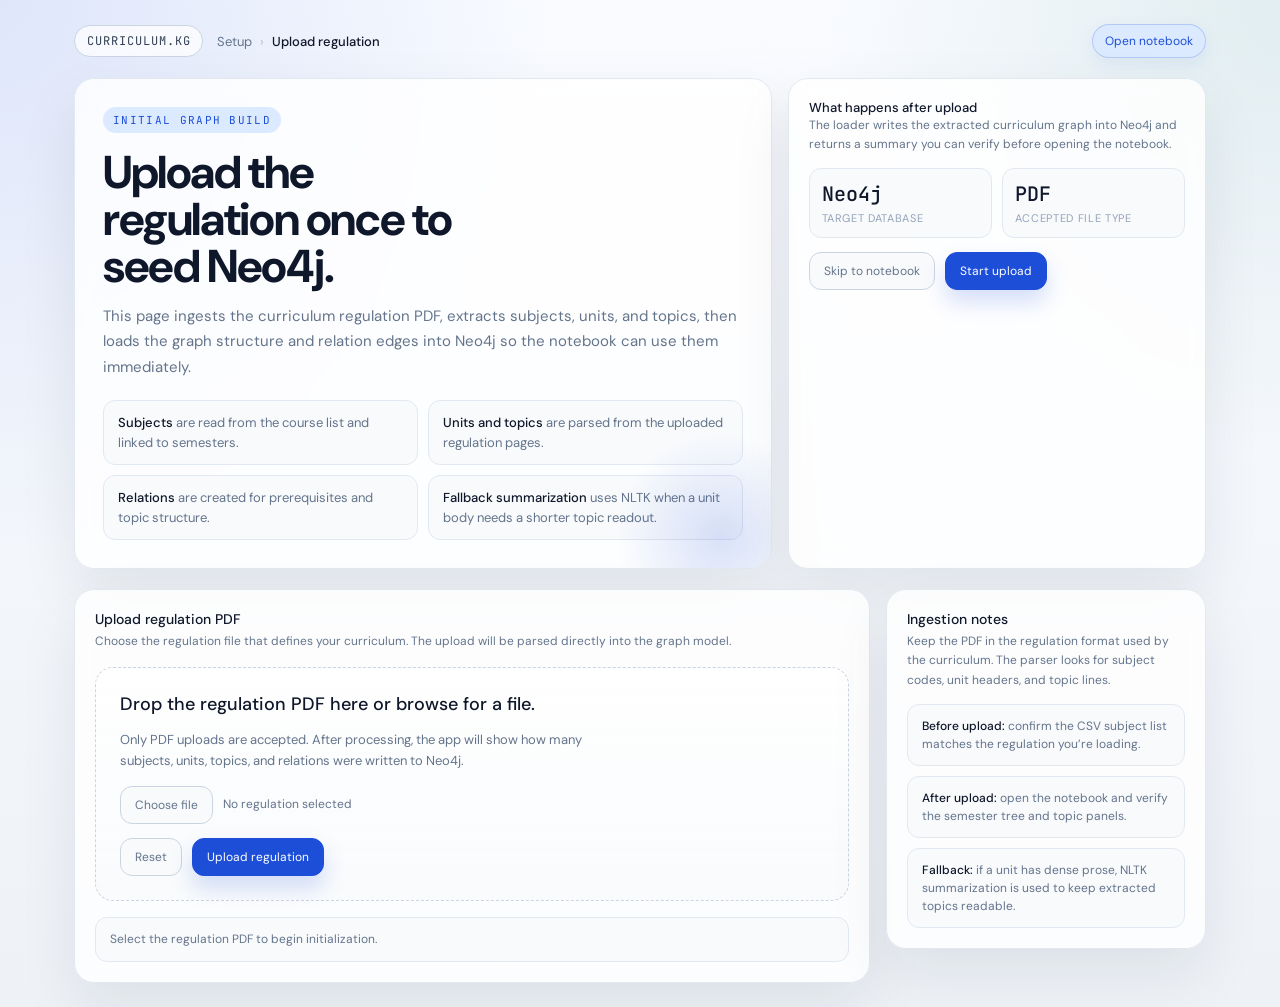
<file: regulation_upload.html>
<!doctype html>
<html lang="en">
<head>
  <meta charset="utf-8">
  <meta name="viewport" content="width=device-width, initial-scale=1">
  <title>Curriculum Notebook - Upload Regulation</title>
  <link rel="preconnect" href="https://fonts.googleapis.com">
  <link rel="preconnect" href="https://fonts.gstatic.com" crossorigin>
  <link href="https://fonts.googleapis.com/css2?family=DM+Sans:wght@300;400;500;700&family=JetBrains+Mono:wght@400;500&display=swap" rel="stylesheet">
  <style>
    *{box-sizing:border-box;margin:0;padding:0}
    :root{
      --sans:'DM Sans',sans-serif;
      --mono:'JetBrains Mono',monospace;
      --bg:#eef2f7;
      --panel:#ffffff;
      --panel-soft:#f8fafc;
      --panel-accent:#eef6ff;
      --text:#0f172a;
      --muted:#64748b;
      --muted-2:#94a3b8;
      --line:#e2e8f0;
      --line-strong:#cbd5e1;
      --brand:#1d4ed8;
      --brand-soft:#dbeafe;
      --success:#0f766e;
      --success-soft:rgba(29,158,117,.10);
      --danger:#c2410c;
      --danger-soft:rgba(194,65,12,.10);
      --radius-lg:20px;
      --radius-md:12px;
      --shadow:0 24px 60px rgba(15,23,42,.08);
    }
    body{
      font-family:var(--sans);
      color:var(--text);
      min-height:100vh;
      background:
        radial-gradient(circle at top left, rgba(29,78,216,.12), transparent 34%),
        radial-gradient(circle at top right, rgba(15,118,110,.10), transparent 28%),
        linear-gradient(180deg, #f9fbff 0%, var(--bg) 100%);
    }
    .app{
      min-height:100vh;
      max-width:1180px;
      margin:0 auto;
      padding:24px;
      display:flex;
      flex-direction:column;
      gap:20px;
    }
    .top-bar{
      display:flex;
      align-items:center;
      gap:14px;
      flex-wrap:wrap;
    }
    .logo{
      font-family:var(--mono);
      font-size:12px;
      letter-spacing:.08em;
      text-transform:uppercase;
      color:#334155;
      border:1px solid var(--line-strong);
      background:rgba(255,255,255,.72);
      backdrop-filter:blur(8px);
      padding:7px 12px;
      border-radius:999px;
    }
    .breadcrumb{
      display:flex;
      align-items:center;
      gap:8px;
      font-size:13px;
      color:var(--muted);
      flex-wrap:wrap;
    }
    .breadcrumb .current{
      color:var(--text);
      font-weight:500;
    }
    .breadcrumb .sep{opacity:.4}
    .topbar-action{
      margin-left:auto;
      font-size:12px;
      border:1px solid rgba(29,78,216,.20);
      background:var(--brand-soft);
      color:var(--brand);
      border-radius:999px;
      padding:8px 12px;
      text-decoration:none;
      display:inline-flex;
      align-items:center;
      justify-content:center;
      box-shadow:0 6px 18px rgba(29,78,216,.08);
    }
    .hero{
      display:grid;
      grid-template-columns:minmax(0,1.25fr) minmax(260px,.75fr);
      gap:16px;
      align-items:stretch;
    }
    .hero-card,.panel{
      background:rgba(255,255,255,.82);
      backdrop-filter:blur(10px);
      border:1px solid var(--line);
      border-radius:var(--radius-lg);
      box-shadow:var(--shadow);
    }
    .hero-card{
      padding:28px;
      position:relative;
      overflow:hidden;
    }
    .hero-card::after{
      content:'';
      position:absolute;
      inset:auto -60px -80px auto;
      width:220px;
      height:220px;
      border-radius:50%;
      background:radial-gradient(circle, rgba(29,78,216,.16), transparent 68%);
      pointer-events:none;
    }
    .eyebrow{
      display:inline-flex;
      align-items:center;
      gap:8px;
      font-family:var(--mono);
      font-size:11px;
      text-transform:uppercase;
      letter-spacing:.12em;
      color:var(--brand);
      background:var(--brand-soft);
      border-radius:999px;
      padding:6px 10px;
      margin-bottom:16px;
    }
    h1{
      font-size:clamp(28px,4vw,46px);
      line-height:1.02;
      letter-spacing:-.03em;
      max-width:12ch;
    }
    .hero-copy{
      margin-top:14px;
      font-size:15px;
      line-height:1.7;
      color:var(--muted);
      max-width:64ch;
    }
    .hero-points{
      margin-top:20px;
      display:grid;
      grid-template-columns:repeat(2,minmax(0,1fr));
      gap:10px;
      max-width:720px;
    }
    .point{
      background:rgba(248,250,252,.92);
      border:1px solid var(--line);
      border-radius:var(--radius-md);
      padding:12px 14px;
      font-size:13px;
      color:var(--muted);
      line-height:1.5;
    }
    .point strong{color:var(--text);font-weight:500}
    .status-card{
      padding:20px;
      display:flex;
      flex-direction:column;
      gap:14px;
    }
    .status-title{
      font-size:13px;
      font-weight:500;
      color:var(--text);
    }
    .status-sub{
      font-size:12px;
      line-height:1.6;
      color:var(--muted);
    }
    .stat-grid{
      display:grid;
      grid-template-columns:repeat(2,minmax(0,1fr));
      gap:10px;
    }
    .stat{
      padding:12px;
      border-radius:var(--radius-md);
      background:var(--panel-soft);
      border:1px solid var(--line);
    }
    .stat-value{
      font-family:var(--mono);
      font-size:20px;
      font-weight:500;
      color:var(--text);
    }
    .stat-label{
      margin-top:4px;
      font-size:11px;
      color:var(--muted-2);
      text-transform:uppercase;
      letter-spacing:.06em;
    }
    .content-grid{
      display:grid;
      grid-template-columns:minmax(0,1fr) 320px;
      gap:16px;
      align-items:start;
      flex:1;
      min-height:0;
    }
    .panel{
      padding:20px;
    }
    .upload-panel{display:flex;flex-direction:column;gap:16px}
    .panel-title{font-size:14px;font-weight:500;color:var(--text)}
    .panel-sub{font-size:12px;color:var(--muted);line-height:1.6;margin-top:4px}
    .dropzone{
      border:1.5px dashed var(--line-strong);
      border-radius:18px;
      background:linear-gradient(180deg, rgba(255,255,255,.95), rgba(248,250,252,.9));
      padding:24px;
      display:flex;
      flex-direction:column;
      gap:14px;
      align-items:flex-start;
      transition:border-color .15s ease, transform .15s ease, background .15s ease;
    }
    .dropzone.dragover{
      border-color:var(--brand);
      background:rgba(219,234,254,.65);
      transform:translateY(-1px);
    }
    .drop-title{
      font-size:18px;
      font-weight:500;
      color:var(--text);
    }
    .drop-sub{
      font-size:13px;
      color:var(--muted);
      line-height:1.6;
      max-width:56ch;
    }
    .upload-row{
      display:flex;
      flex-wrap:wrap;
      gap:10px;
      align-items:center;
    }
    .btn{
      border-radius:12px;
      border:1px solid var(--line-strong);
      background:var(--panel);
      color:var(--text);
      font-family:var(--sans);
      font-size:12px;
      padding:10px 14px;
      cursor:pointer;
      display:inline-flex;
      align-items:center;
      justify-content:center;
      text-decoration:none;
    }
    .btn.primary{
      background:var(--brand);
      color:#fff;
      border-color:var(--brand);
      box-shadow:0 12px 22px rgba(29,78,216,.18);
    }
    .btn.secondary{background:var(--panel-soft);color:var(--muted)}
    .btn:disabled{opacity:.55;cursor:not-allowed;box-shadow:none}
    .file-name{font-size:12px;color:var(--muted);min-height:18px}
    .status-box{
      font-size:12px;
      line-height:1.6;
      border-radius:var(--radius-md);
      padding:12px 14px;
      border:1px solid var(--line);
      background:var(--panel-soft);
      color:var(--muted);
    }
    .status-box.ok{color:var(--success);background:var(--success-soft);border-color:rgba(29,158,117,.24)}
    .status-box.bad{color:var(--danger);background:var(--danger-soft);border-color:rgba(194,65,12,.24)}
    .summary{
      display:none;
      flex-direction:column;
      gap:10px;
      border-radius:18px;
      padding:16px;
      background:rgba(15,118,110,.08);
      border:1px solid rgba(15,118,110,.16);
    }
    .summary.visible{display:flex}
    .summary-title{font-size:13px;font-weight:500;color:var(--text)}
    .summary-grid{display:grid;grid-template-columns:repeat(2,minmax(0,1fr));gap:10px}
    .summary-item{padding:10px 12px;border-radius:12px;background:rgba(255,255,255,.8);border:1px solid rgba(15,118,110,.12)}
    .summary-value{font-family:var(--mono);font-size:18px;font-weight:500;color:var(--text)}
    .summary-label{font-size:11px;color:var(--muted-2);text-transform:uppercase;letter-spacing:.06em;margin-top:3px}
    .side-panel{display:flex;flex-direction:column;gap:14px}
    .side-list{display:flex;flex-direction:column;gap:10px}
    .side-item{padding:12px 14px;border-radius:var(--radius-md);background:var(--panel-soft);border:1px solid var(--line);font-size:12px;color:var(--muted);line-height:1.5}
    .side-item strong{color:var(--text);font-weight:500}
    .actions{display:flex;flex-wrap:wrap;gap:10px}
    .hidden{display:none!important}
    input[type="file"]{display:none}
    @media (max-width: 980px){
      .hero,.content-grid{grid-template-columns:1fr}
      .topbar-action{margin-left:0}
    }
    @media (max-width: 640px){
      .app{padding:16px}
      .hero-card,.panel{padding:18px}
      .hero-points,.summary-grid,.stat-grid{grid-template-columns:1fr}
      h1{max-width:none}
    }
  </style>
</head>
<body>
  <div class="app">
    <div class="top-bar">
      <div class="logo">curriculum.kg</div>
      <div class="breadcrumb">
        <span>Setup</span>
        <span class="sep">›</span>
        <span class="current">Upload regulation</span>
      </div>
      <a class="topbar-action" href="/app">Open notebook</a>
    </div>

    <section class="hero">
      <div class="hero-card">
        <div class="eyebrow">Initial graph build</div>
        <h1>Upload the regulation once to seed Neo4j.</h1>
        <p class="hero-copy">This page ingests the curriculum regulation PDF, extracts subjects, units, and topics, then loads the graph structure and relation edges into Neo4j so the notebook can use them immediately.</p>
        <div class="hero-points">
          <div class="point"><strong>Subjects</strong> are read from the course list and linked to semesters.</div>
          <div class="point"><strong>Units and topics</strong> are parsed from the uploaded regulation pages.</div>
          <div class="point"><strong>Relations</strong> are created for prerequisites and topic structure.</div>
          <div class="point"><strong>Fallback summarization</strong> uses NLTK when a unit body needs a shorter topic readout.</div>
        </div>
      </div>

      <aside class="panel status-card">
        <div>
          <div class="status-title">What happens after upload</div>
          <div class="status-sub">The loader writes the extracted curriculum graph into Neo4j and returns a summary you can verify before opening the notebook.</div>
        </div>
        <div class="stat-grid">
          <div class="stat"><div class="stat-value">Neo4j</div><div class="stat-label">Target database</div></div>
          <div class="stat"><div class="stat-value">PDF</div><div class="stat-label">Accepted file type</div></div>
        </div>
        <div class="actions">
          <a class="btn secondary" href="/app">Skip to notebook</a>
          <a class="btn primary" href="#upload-panel">Start upload</a>
        </div>
      </aside>
    </section>

    <section class="content-grid">
      <div class="panel upload-panel" id="upload-panel">
        <div>
          <div class="panel-title">Upload regulation PDF</div>
          <div class="panel-sub">Choose the regulation file that defines your curriculum. The upload will be parsed directly into the graph model.</div>
        </div>

        <div class="dropzone" id="dropzone">
          <div class="drop-title">Drop the regulation PDF here or browse for a file.</div>
          <div class="drop-sub">Only PDF uploads are accepted. After processing, the app will show how many subjects, units, topics, and relations were written to Neo4j.</div>
          <div class="upload-row">
            <button type="button" class="btn secondary" id="choose-btn">Choose file</button>
            <input id="file-input" type="file" accept=".pdf">
            <div class="file-name" id="file-name">No regulation selected</div>
          </div>
          <div class="upload-row">
            <button type="button" class="btn secondary" id="clear-btn">Reset</button>
            <button type="button" class="btn primary" id="upload-btn">Upload regulation</button>
          </div>
        </div>

        <div class="status-box" id="status-box">Select the regulation PDF to begin initialization.</div>

        <div class="summary" id="summary-box">
          <div class="summary-title">Load summary</div>
          <div class="summary-grid" id="summary-grid"></div>
          <div class="actions">
            <a class="btn secondary" href="/app">Open notebook</a>
            <a class="btn primary hidden" id="go-home-btn" href="/app">Continue</a>
          </div>
        </div>
      </div>

      <aside class="panel side-panel">
        <div>
          <div class="panel-title">Ingestion notes</div>
          <div class="panel-sub">Keep the PDF in the regulation format used by the curriculum. The parser looks for subject codes, unit headers, and topic lines.</div>
        </div>
        <div class="side-list">
          <div class="side-item"><strong>Before upload:</strong> confirm the CSV subject list matches the regulation you’re loading.</div>
          <div class="side-item"><strong>After upload:</strong> open the notebook and verify the semester tree and topic panels.</div>
          <div class="side-item"><strong>Fallback:</strong> if a unit has dense prose, NLTK summarization is used to keep extracted topics readable.</div>
        </div>
      </aside>
    </section>
  </div>

  <script>
    const apiBase = location.protocol === 'file:' ? 'http://127.0.0.1:8000' : '';
    const dropzone = document.getElementById('dropzone');
    const fileInput = document.getElementById('file-input');
    const chooseBtn = document.getElementById('choose-btn');
    const clearBtn = document.getElementById('clear-btn');
    const uploadBtn = document.getElementById('upload-btn');
    const fileName = document.getElementById('file-name');
    const statusBox = document.getElementById('status-box');
    const summaryBox = document.getElementById('summary-box');
    const summaryGrid = document.getElementById('summary-grid');
    const goHomeBtn = document.getElementById('go-home-btn');
    let nextRoute = '/app';

    function escapeHtml(value) {
      return String(value)
        .replaceAll('&', '&amp;')
        .replaceAll('<', '&lt;')
        .replaceAll('>', '&gt;')
        .replaceAll('"', '&quot;')
        .replaceAll("'", '&#39;');
    }

    function setStatus(message, kind = '') {
      statusBox.textContent = message;
      statusBox.className = `status-box${kind ? ` ${kind}` : ''}`;
    }

    function setSummaryVisible(visible) {
      summaryBox.classList.toggle('visible', visible);
      goHomeBtn.classList.toggle('hidden', !visible);
    }

    goHomeBtn.addEventListener('click', (event) => {
      event.preventDefault();
      window.location.href = nextRoute;
    });

    function renderSummary(summary) {
      const entries = [
        ['subjects', summary.subjects ?? summary.subjects_loaded ?? 0],
        ['prerequisites', summary.prerequisites ?? summary.prerequisites_loaded ?? 0],
        ['topic subjects', summary.topic_subjects ?? 0],
        ['units', summary.units_loaded ?? 0],
        ['topics', summary.topics_loaded ?? 0],
        ['related edges', summary.related_loaded ?? 0],
      ];

      summaryGrid.innerHTML = entries
        .map(([label, value]) => `
          <div class="summary-item">
            <div class="summary-value">${escapeHtml(value)}</div>
            <div class="summary-label">${escapeHtml(label)}</div>
          </div>
        `)
        .join('');
    }

    function syncFileName() {
      const file = fileInput.files && fileInput.files[0];
      fileName.textContent = file ? file.name : 'No regulation selected';
    }

    function resetForm() {
      fileInput.value = '';
      syncFileName();
      setSummaryVisible(false);
      setStatus('Select the regulation PDF to begin initialization.');
    }

    async function uploadRegulation() {
      const file = fileInput.files && fileInput.files[0];
      if (!file) {
        setStatus('Choose a regulation PDF before uploading.', 'bad');
        return;
      }

      const formData = new FormData();
      formData.append('file', file);

      uploadBtn.disabled = true;
      chooseBtn.disabled = true;
      clearBtn.disabled = true;
      setSummaryVisible(false);
      setStatus(`Uploading ${file.name}...`);

      try {
        const response = await fetch(`${apiBase}/ingest/regulation`, {
          method: 'POST',
          body: formData,
        });

        const payload = await response.json();
        if (!response.ok) {
          throw new Error(payload.detail || 'Failed to upload regulation.');
        }

        renderSummary(payload.summary || {});
        setSummaryVisible(true);
        nextRoute = payload.next || '/app';
        goHomeBtn.href = nextRoute;
        setStatus(`Regulation uploaded successfully from ${payload.file}.`, 'ok');
      } catch (error) {
        setStatus(error.message, 'bad');
      } finally {
        uploadBtn.disabled = false;
        chooseBtn.disabled = false;
        clearBtn.disabled = false;
      }
    }

    chooseBtn.addEventListener('click', () => fileInput.click());
    fileInput.addEventListener('change', syncFileName);
    clearBtn.addEventListener('click', resetForm);
    uploadBtn.addEventListener('click', uploadRegulation);

    dropzone.addEventListener('dragover', (event) => {
      event.preventDefault();
      dropzone.classList.add('dragover');
    });

    dropzone.addEventListener('dragleave', () => {
      dropzone.classList.remove('dragover');
    });

    dropzone.addEventListener('drop', (event) => {
      event.preventDefault();
      dropzone.classList.remove('dragover');
      const file = event.dataTransfer.files && event.dataTransfer.files[0];
      if (!file) {
        return;
      }
      const transfer = new DataTransfer();
      transfer.items.add(file);
      fileInput.files = transfer.files;
      syncFileName();
      setStatus(`Ready to upload ${file.name}.`);
    });

    resetForm();
  </script>
</body>
</html>
</file>
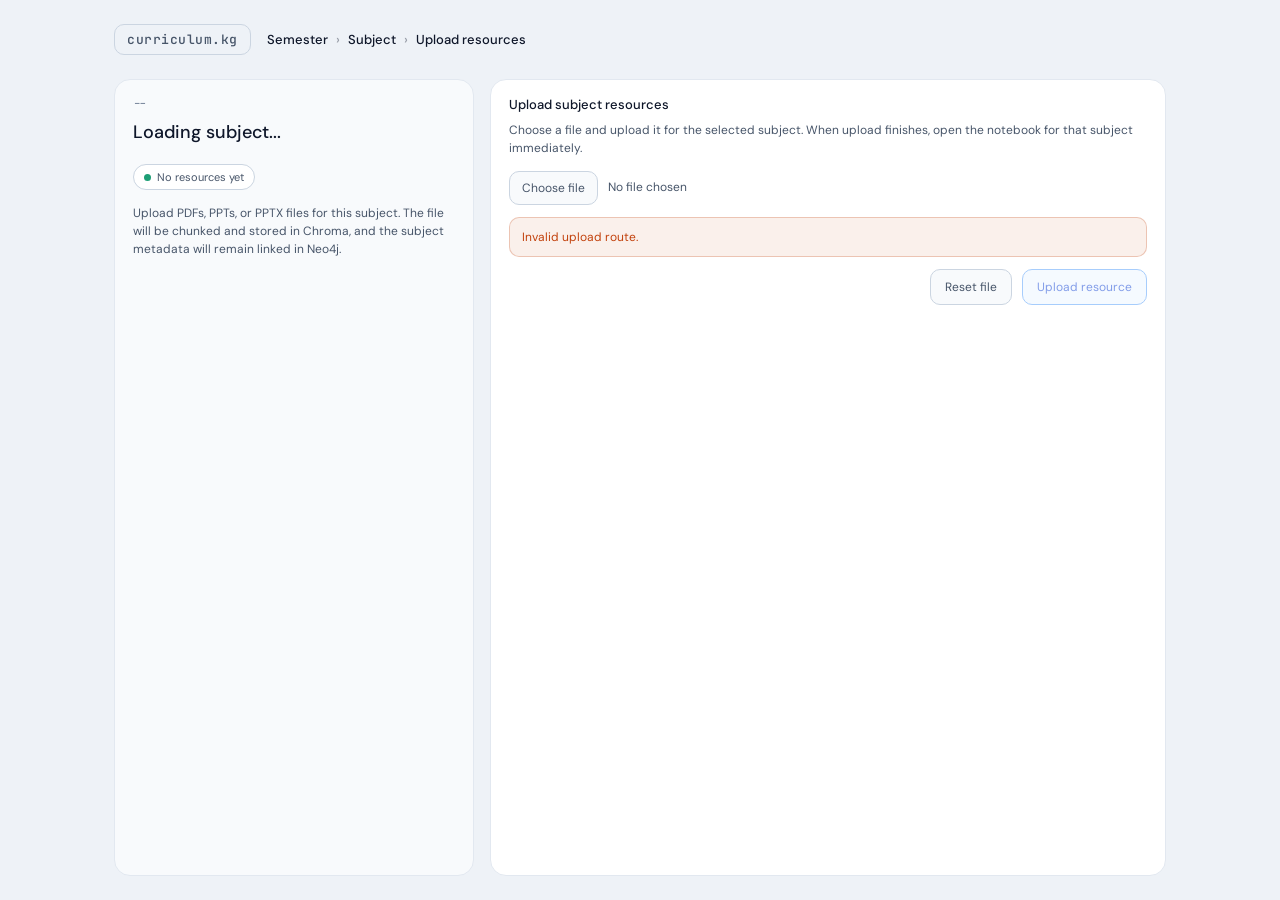
<file: upload_resources.html>
<!doctype html>
<html lang="en">
<head>
  <meta charset="utf-8">
  <meta name="viewport" content="width=device-width, initial-scale=1">
  <title>Curriculum Notebook - Upload Resources</title>
  <link rel="preconnect" href="https://fonts.googleapis.com">
  <link rel="preconnect" href="https://fonts.gstatic.com" crossorigin>
  <link href="https://fonts.googleapis.com/css2?family=DM+Sans:wght@300;400;500&family=JetBrains+Mono:wght@400;500&display=swap" rel="stylesheet">
  <style>
    *{box-sizing:border-box;margin:0;padding:0}
    :root{
      --sans:'DM Sans',sans-serif;
      --mono:'JetBrains Mono',monospace;
      --color-background-primary:#ffffff;
      --color-background-secondary:#f8fafc;
      --color-background-tertiary:#eef2f7;
      --color-background-info:#eef6ff;
      --color-text-primary:#0f172a;
      --color-text-secondary:#475569;
      --color-text-tertiary:#64748b;
      --color-text-success:#0f766e;
      --color-text-info:#1d4ed8;
      --color-border-secondary:#cbd5e1;
      --color-border-tertiary:#e2e8f0;
      --color-border-info:#60a5fa;
      --border-radius-md:10px;
      --border-radius-lg:16px;
    }
    body{font-family:var(--sans);background:var(--color-background-tertiary);color:var(--color-text-primary);min-height:100vh}
    .app{display:flex;flex-direction:column;min-height:100vh;max-width:1100px;margin:0 auto;padding:1.5rem}
    .top-bar{display:flex;align-items:center;gap:16px;margin-bottom:1.5rem;flex-wrap:wrap}
    .logo{font-family:var(--mono);font-size:13px;font-weight:500;color:var(--color-text-secondary);letter-spacing:0.04em;border:0.5px solid var(--color-border-secondary);padding:6px 12px;border-radius:var(--border-radius-md)}
    .breadcrumb{display:flex;align-items:center;gap:8px;font-size:13px;color:var(--color-text-tertiary);flex-wrap:wrap}
    .breadcrumb span{color:var(--color-text-primary);font-weight:500}
    .breadcrumb .sep{opacity:0.4}
    .upload-shell{display:grid;grid-template-columns:minmax(280px,360px) 1fr;gap:16px;flex:1;min-height:0}
    .panel{background:var(--color-background-primary);border:0.5px solid var(--color-border-tertiary);border-radius:var(--border-radius-lg);padding:16px 18px}
    .panel-title{font-size:13px;font-weight:500;color:var(--color-text-primary)}
    .panel-sub{font-size:12px;color:var(--color-text-secondary);margin-top:4px;line-height:1.5}
    .subject-card{display:flex;flex-direction:column;gap:10px;background:var(--color-background-secondary);border:0.5px solid var(--color-border-tertiary);border-radius:var(--border-radius-lg);padding:16px 18px}
    .subject-code{font-family:var(--mono);font-size:11px;color:var(--color-text-tertiary)}
    .subject-name{font-size:18px;font-weight:500;line-height:1.35}
    .subject-meta{font-size:12px;color:var(--color-text-secondary)}
    .resource-pill{display:inline-flex;align-items:center;gap:6px;font-size:11px;color:var(--color-text-secondary);padding:5px 10px;border-radius:999px;background:var(--color-background-primary);border:0.5px solid var(--color-border-secondary);width:max-content}
    .resource-pill .dot{width:7px;height:7px;border-radius:50%;background:#1D9E75}
    .upload-card{display:flex;flex-direction:column;gap:14px;height:100%}
    .upload-head{display:flex;flex-direction:column;gap:4px}
    .upload-note{font-size:12px;color:var(--color-text-secondary);line-height:1.6}
    .upload-grid{display:flex;flex-direction:column;gap:12px}
    .upload-row{display:flex;gap:10px;align-items:center;flex-wrap:wrap}
    .upload-file-btn{font-size:12px;border:0.5px solid var(--color-border-secondary);border-radius:var(--border-radius-md);padding:8px 12px;background:var(--color-background-secondary);color:var(--color-text-secondary);cursor:pointer;font-family:var(--sans)}
    .upload-file-btn:hover{background:var(--color-background-primary)}
    .upload-file-name{font-size:12px;color:var(--color-text-secondary);min-height:18px}
    .upload-status{font-size:12px;color:var(--color-text-secondary);line-height:1.5;padding:10px 12px;border:0.5px solid var(--color-border-tertiary);border-radius:var(--border-radius-md);background:var(--color-background-secondary)}
    .upload-status.ok{color:var(--color-text-success);border-color:rgba(29,158,117,.25);background:rgba(29,158,117,.08)}
    .upload-status.bad{color:#c2410c;border-color:rgba(194,65,12,.25);background:rgba(194,65,12,.08)}
    .upload-actions{display:flex;gap:10px;flex-wrap:wrap;justify-content:flex-end}
    .btn{border:0.5px solid var(--color-border-secondary);border-radius:var(--border-radius-md);padding:9px 14px;font-size:12px;cursor:pointer;font-family:var(--sans);text-decoration:none;display:inline-flex;align-items:center;justify-content:center}
    .btn.primary{border-color:var(--color-border-info);background:var(--color-background-info);color:var(--color-text-info)}
    .btn.secondary{background:var(--color-background-secondary);color:var(--color-text-secondary)}
    .btn:hover{filter:brightness(.98)}
    .btn:disabled{opacity:.55;cursor:not-allowed}
    .success-box{display:none;flex-direction:column;gap:10px;padding:12px 14px;border:0.5px solid rgba(29,158,117,.25);border-radius:var(--border-radius-md);background:rgba(29,158,117,.08)}
    .success-box.visible{display:flex}
    .success-title{font-size:13px;font-weight:500;color:var(--color-text-primary)}
    .success-sub{font-size:12px;color:var(--color-text-secondary);line-height:1.5}
    .helper-text{font-size:12px;color:var(--color-text-tertiary)}
    .muted{color:var(--color-text-tertiary)}
    .hidden{display:none!important}
    @media (max-width: 900px){.upload-shell{grid-template-columns:1fr}.subject-card{order:2}.upload-card{order:1}}
  </style>
</head>
<body>
  <div class="app">
    <div class="top-bar">
      <div class="logo">curriculum.kg</div>
      <div class="breadcrumb" id="breadcrumb">
        <span id="bc-sem">Semester</span>
        <span class="sep">›</span>
        <span id="bc-subj">Subject</span>
        <span class="sep">›</span>
        <span class="muted">Upload resources</span>
      </div>
    </div>

    <div class="upload-shell">
      <div class="panel subject-card" id="subject-card">
        <div class="subject-code" id="subject-code">--</div>
        <div class="subject-name" id="subject-name">Loading subject...</div>
        <div class="subject-meta" id="subject-meta"></div>
        <div class="resource-pill" id="resource-pill"><span class="dot"></span><span id="resource-pill-text">No resources yet</span></div>
        <div class="panel-sub">Upload PDFs, PPTs, or PPTX files for this subject. The file will be chunked and stored in Chroma, and the subject metadata will remain linked in Neo4j.</div>
      </div>

      <div class="panel upload-card">
        <div class="upload-head">
          <div class="panel-title">Upload subject resources</div>
          <div class="panel-sub">Choose a file and upload it for the selected subject. When upload finishes, open the notebook for that subject immediately.</div>
        </div>

        <div class="upload-grid">
          <div class="upload-row">
            <button type="button" class="upload-file-btn" id="upload-file-btn">Choose file</button>
            <input id="upload-file-input" class="hidden" type="file" accept=".pdf,.ppt,.pptx">
            <div class="upload-file-name" id="upload-file-name">No file chosen</div>
          </div>

          <div class="upload-status" id="upload-status">Select a file to begin.</div>

          <div class="success-box" id="success-box">
            <div class="success-title">Upload complete</div>
            <div class="success-sub" id="success-text">Your resources were stored successfully.</div>
            <div class="upload-actions">
              <a class="btn secondary" id="back-sem-btn" href="#">Back to semester</a>
              <a class="btn primary hidden" id="open-notebook-btn" href="#">Open notebook</a>
            </div>
          </div>

          <div class="upload-actions">
            <button type="button" class="btn secondary" id="reset-btn">Reset file</button>
            <button type="button" class="btn primary" id="upload-submit">Upload resource</button>
          </div>
        </div>
      </div>
    </div>
  </div>

  <script>
    const apiBase = location.protocol === 'file:' ? 'http://127.0.0.1:8000' : '';
    const fileInput = document.getElementById('upload-file-input');
    const fileBtn = document.getElementById('upload-file-btn');
    const fileName = document.getElementById('upload-file-name');
    const statusBox = document.getElementById('upload-status');
    const uploadBtn = document.getElementById('upload-submit');
    const successBox = document.getElementById('success-box');
    const successText = document.getElementById('success-text');
    const openNotebookBtn = document.getElementById('open-notebook-btn');
    const backSemBtn = document.getElementById('back-sem-btn');
    const resetBtn = document.getElementById('reset-btn');
    const subjectCodeEl = document.getElementById('subject-code');
    const subjectNameEl = document.getElementById('subject-name');
    const subjectMetaEl = document.getElementById('subject-meta');
    const resourcePillText = document.getElementById('resource-pill-text');
    const bcSem = document.getElementById('bc-sem');
    const bcSubj = document.getElementById('bc-subj');

    function escapeHtml(value) {
      return String(value)
        .replaceAll('&', '&amp;')
        .replaceAll('<', '&lt;')
        .replaceAll('>', '&gt;')
        .replaceAll('"', '&quot;')
        .replaceAll("'", '&#39;');
    }

    function getRouteInfo() {
      const match = location.pathname.match(/^\/app\/semester\/(\d{1,2})\/subject\/([^/]+)\/upload$/);
      if (!match) {
        return null;
      }
      return { semester: Number(match[1]), code: decodeURIComponent(match[2]) };
    }

    function subjectNotebookUrl(semester, code) {
      return `/app/semester/${semester}/subject/${encodeURIComponent(code)}`;
    }

    function semesterUrl(semester) {
      return `/app/semester/${semester}`;
    }

    function setStatus(message, kind = '') {
      statusBox.textContent = message;
      statusBox.className = `upload-status${kind ? ` ${kind}` : ''}`;
    }

    function setSuccessVisible(visible) {
      successBox.classList.toggle('visible', visible);
      openNotebookBtn.classList.toggle('hidden', !visible);
    }

    function renderSubject(subject, semester) {
      subjectCodeEl.textContent = subject.code;
      subjectNameEl.textContent = subject.name;
      subjectMetaEl.textContent = `${subject.category || 'Course'} · ${subject.credits} credits`;
      bcSem.textContent = `Sem ${semester}`;
      bcSubj.textContent = subject.code;
      const loaded = Number(subject.resource_count || 0);
      resourcePillText.textContent = loaded > 0 ? `${loaded} resource${loaded !== 1 ? 's' : ''} already loaded` : 'No resources yet';
      backSemBtn.href = semesterUrl(semester);
      openNotebookBtn.href = subjectNotebookUrl(semester, subject.code);
    }

    async function fetchJson(path) {
      const response = await fetch(`${apiBase}${path}`);
      if (!response.ok) {
        let message = `Request failed: ${response.status}`;
        try {
          const payload = await response.json();
          message = payload.detail || message;
        } catch (error) {
          const text = await response.text();
          if (text) message = text;
        }
        throw new Error(message);
      }
      return response.json();
    }

    async function loadSubject() {
      const route = getRouteInfo();
      if (!route) {
        setStatus('Invalid upload route.', 'bad');
        uploadBtn.disabled = true;
        return;
      }

      try {
        const payload = await fetchJson('/subjects');
        const allSubjects = Object.values(payload.semesters || {}).flat();
        const subject = allSubjects.find((item) => item.code === route.code);
        if (!subject) {
          throw new Error(`Subject not found: ${route.code}`);
        }
        renderSubject(subject, route.semester);
        setStatus(`Ready to upload resources for ${subject.name}.`);
      } catch (error) {
        setStatus(error.message, 'bad');
        uploadBtn.disabled = true;
      }
    }

    async function uploadResource() {
      const route = getRouteInfo();
      const file = fileInput.files && fileInput.files[0];
      if (!route) {
        setStatus('Invalid upload route.', 'bad');
        return;
      }
      if (!file) {
        setStatus('Choose a PDF, PPT, or PPTX file before uploading.', 'bad');
        return;
      }

      const formData = new FormData();
      formData.append('file', file);
      formData.append('subject_code', route.code);

      uploadBtn.disabled = true;
      fileBtn.disabled = true;
      resetBtn.disabled = true;
      setSuccessVisible(false);
      setStatus(`Uploading ${escapeHtml(file.name)}...`);

      try {
        const response = await fetch(`${apiBase}/ingest`, {
          method: 'POST',
          body: formData,
        });

        if (!response.ok) {
          let message = `Upload failed: ${response.status}`;
          try {
            const payload = await response.json();
            message = payload.detail || message;
          } catch (error) {
            const text = await response.text();
            if (text) message = text;
          }
          throw new Error(message);
        }

        const payload = await response.json();
        const notebookUrl = subjectNotebookUrl(route.semester, route.code);
        openNotebookBtn.href = notebookUrl;
        openNotebookBtn.classList.remove('hidden');
        successText.textContent = `Stored ${payload.file} for ${payload.subject.code}. Chunks stored: ${payload.chunks?.upserted ?? 0}.`;
        setSuccessVisible(true);
        setStatus('Upload complete. Open the notebook to continue.', 'ok');
      } catch (error) {
        setStatus(error.message, 'bad');
      } finally {
        uploadBtn.disabled = false;
        fileBtn.disabled = false;
        resetBtn.disabled = false;
      }
    }

    function resetFile() {
      fileInput.value = '';
      fileName.textContent = 'No file chosen';
      setSuccessVisible(false);
      setStatus('Select a file to begin.');
    }

    fileBtn.addEventListener('click', () => fileInput.click());
    fileInput.addEventListener('change', () => {
      const file = fileInput.files && fileInput.files[0];
      fileName.textContent = file ? file.name : 'No file chosen';
      if (file) {
        setStatus(`Ready to upload ${file.name}.`);
      }
    });
    uploadBtn.addEventListener('click', uploadResource);
    resetBtn.addEventListener('click', resetFile);

    loadSubject();
  </script>
</body>
</html>
</file>
